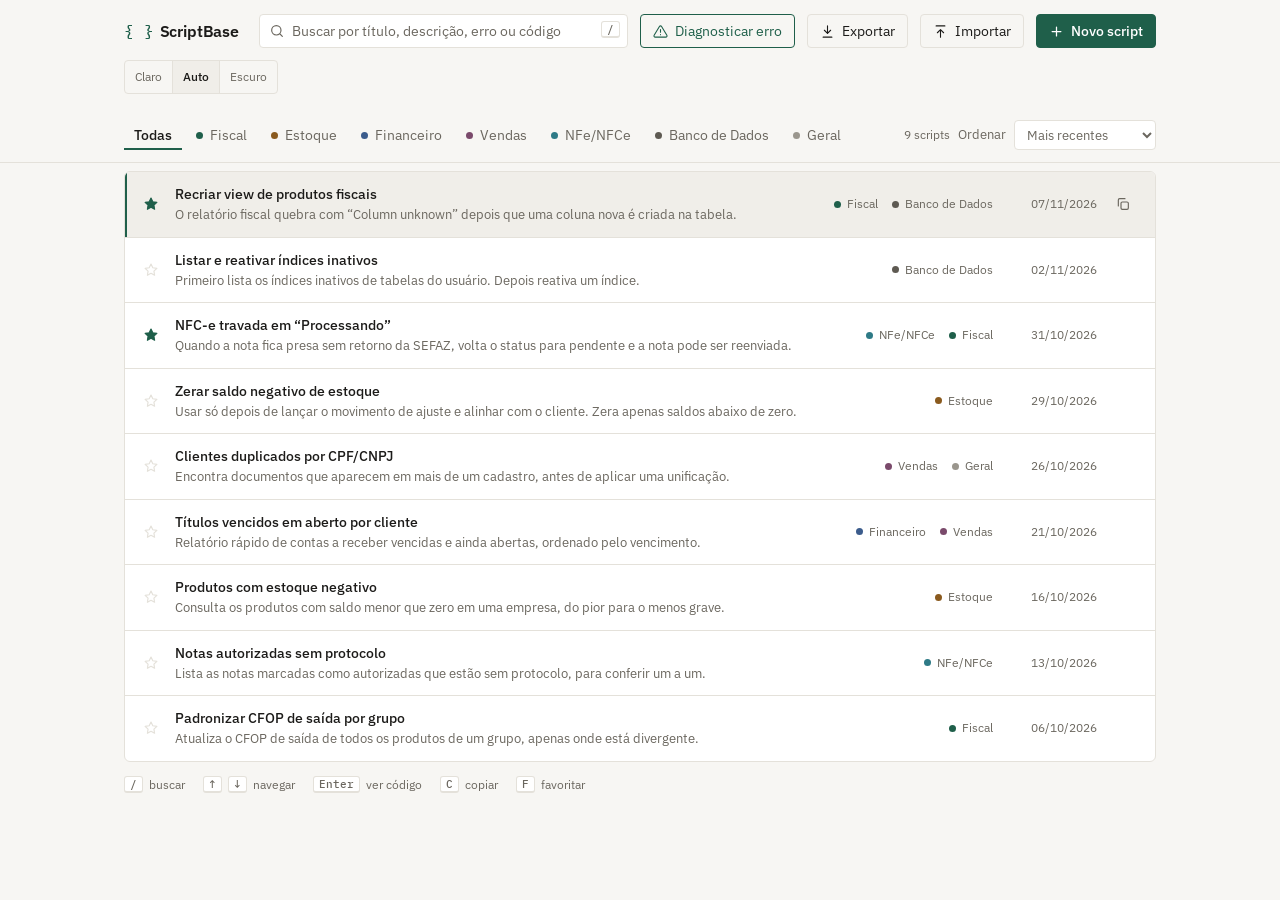
<file: ScriptBase, protótipo Livro-razão.html>
<!DOCTYPE html>
<html lang="pt-BR">
<head>
<meta charset="utf-8">
<meta name="viewport" content="width=device-width, initial-scale=1, viewport-fit=cover">
<title>ScriptBase</title>
<link rel="preconnect" href="https://fonts.googleapis.com">
<link rel="preconnect" href="https://fonts.gstatic.com" crossorigin>
<link href="https://fonts.googleapis.com/css2?family=IBM+Plex+Mono:wght@400;500&family=IBM+Plex+Sans:wght@400;500;600&display=swap" rel="stylesheet">
<style>
:root{
  --bg:#F7F6F3;--card:#FFFFFF;--line:#E4E1DA;--text:#1C1B19;--muted:#6B675F;--accent:#1F5F4A;--accent-ink:#FFFFFF;--hover:#F0EEE9;--code:#F2F0EB;
  --k:#1F5F4A;--s:#8A5A1E;--c:#8F9690;--v:#3B5C8C;
  --d-fiscal:#1F5F4A;--d-estoque:#8A5A1E;--d-financeiro:#3B5C8C;--d-vendas:#7A4A6B;--d-nfe:#2E7A86;--d-banco:#5E5A52;--d-geral:#9A968D;
  color-scheme:light;
  box-sizing:border-box;padding-top:env(safe-area-inset-top,0px);padding-bottom:env(safe-area-inset-bottom,0px);
}
@media (prefers-color-scheme:dark){
  :root:not([data-theme="light"]){
    --bg:#121413;--card:#1A1D1B;--line:#2A2E2B;--text:#E9E7E1;--muted:#8F9690;--accent:#4FA37F;--accent-ink:#0D1511;--hover:#202422;--code:#151816;
    --k:#4FA37F;--s:#C99A5B;--c:#6F776F;--v:#7FA3D6;
    --d-fiscal:#4FA37F;--d-estoque:#C99A5B;--d-financeiro:#7FA3D6;--d-vendas:#C08BB0;--d-nfe:#6BB8C4;--d-banco:#9C978C;--d-geral:#6F776F;
    color-scheme:dark;
  }
}
:root[data-theme="dark"]{
  --bg:#121413;--card:#1A1D1B;--line:#2A2E2B;--text:#E9E7E1;--muted:#8F9690;--accent:#4FA37F;--accent-ink:#0D1511;--hover:#202422;--code:#151816;
  --k:#4FA37F;--s:#C99A5B;--c:#6F776F;--v:#7FA3D6;
  --d-fiscal:#4FA37F;--d-estoque:#C99A5B;--d-financeiro:#7FA3D6;--d-vendas:#C08BB0;--d-nfe:#6BB8C4;--d-banco:#9C978C;--d-geral:#6F776F;
  color-scheme:dark;
}
*{box-sizing:border-box}
html{scroll-padding-top:env(safe-area-inset-top,0px)}
body{margin:0;background:var(--bg);color:var(--text);font:14px/1.5 "IBM Plex Sans",system-ui,sans-serif;min-height:100vh}
button,input,select{font:inherit;color:inherit}
:focus-visible{outline:2px solid var(--accent);outline-offset:2px}
.wrap{max-width:1080px;margin:0 auto;padding:0 24px}
header{border-bottom:1px solid var(--line)}
.top{display:flex;align-items:center;gap:12px;padding:14px 0;flex-wrap:wrap}
.brand{font-weight:600;font-size:16px;letter-spacing:-.01em;margin-right:8px}
.brand span{font-family:"IBM Plex Mono",monospace;font-weight:500;color:var(--accent);margin-right:6px}
.search{flex:1;min-width:220px;position:relative}
.search input{width:100%;height:34px;border:1px solid var(--line);background:var(--card);border-radius:4px;padding:0 34px 0 32px}
.search input::placeholder{color:var(--muted)}
.search svg{position:absolute;left:10px;top:9px;width:16px;height:16px;color:var(--muted)}
kbd{font:500 11px "IBM Plex Mono",monospace;border:1px solid var(--line);border-bottom-width:2px;border-radius:3px;padding:0 5px;color:var(--muted);background:var(--card)}
.search kbd{position:absolute;right:8px;top:7px}
.btn{height:34px;display:inline-flex;align-items:center;gap:7px;padding:0 12px;border:1px solid var(--line);background:transparent;border-radius:4px;cursor:pointer;white-space:nowrap}
.btn:hover{background:var(--hover)}
.btn svg{width:15px;height:15px}
.btn.primary{background:var(--accent);border-color:var(--accent);color:var(--accent-ink);font-weight:500}
.btn.primary:hover{filter:brightness(1.08)}
.btn.outline{border-color:var(--accent);color:var(--accent)}
.seg{display:inline-flex;border:1px solid var(--line);border-radius:4px;overflow:hidden}
.seg button{border:0;background:transparent;height:32px;padding:0 10px;cursor:pointer;color:var(--muted);font-size:12px}
.seg button+button{border-left:1px solid var(--line)}
.seg button[aria-pressed="true"]{background:var(--hover);color:var(--text);font-weight:500}
.bar{display:flex;align-items:center;justify-content:space-between;gap:16px;padding:12px 0;flex-wrap:wrap}
.cats{display:flex;gap:4px;flex-wrap:wrap}
.cat{border:0;background:transparent;padding:4px 10px;border-radius:4px;cursor:pointer;color:var(--muted);display:inline-flex;align-items:center;gap:7px}
.cat:hover{background:var(--hover);color:var(--text)}
.cat[aria-pressed="true"]{color:var(--text);font-weight:500;box-shadow:inset 0 -2px 0 var(--accent);border-radius:0}
.dot{width:7px;height:7px;border-radius:50%;background:var(--dc,var(--muted));flex:none}
.count{font-size:12px;color:var(--muted);font-variant-numeric:tabular-nums}
.sort{display:flex;align-items:center;gap:8px;color:var(--muted);font-size:13px}
.sort select{background:var(--card);border:1px solid var(--line);border-radius:4px;height:30px;padding:0 8px}
main{padding:8px 0 56px}
.list{border:1px solid var(--line);background:var(--card);border-radius:6px;overflow:hidden}
.row{border-top:1px solid var(--line);position:relative}
.row:first-child{border-top:0}
.head{display:grid;grid-template-columns:24px minmax(0,1fr) auto 92px 32px;gap:12px;align-items:center;padding:12px 14px;cursor:pointer;width:100%;background:transparent;border:0;text-align:left}
.row:hover .head,.row.sel .head{background:var(--hover)}
.row.sel::before{content:"";position:absolute;left:0;top:0;bottom:0;width:2px;background:var(--accent)}
.fav{border:0;background:transparent;padding:2px;cursor:pointer;color:var(--line);display:grid;place-items:center}
.fav svg{width:16px;height:16px}
.fav:hover{color:var(--muted)}
.fav[aria-pressed="true"]{color:var(--accent)}
.fav[aria-pressed="true"] svg{fill:currentColor}
.t{font-weight:500;white-space:nowrap;overflow:hidden;text-overflow:ellipsis}
.d{color:var(--muted);font-size:13px;white-space:nowrap;overflow:hidden;text-overflow:ellipsis}
.tags{display:flex;gap:14px;font-size:12px;color:var(--muted)}
.tags span{display:inline-flex;align-items:center;gap:6px}
.date{font-size:12px;color:var(--muted);text-align:right;font-variant-numeric:tabular-nums}
.copy{border:0;background:transparent;width:28px;height:28px;border-radius:4px;cursor:pointer;color:var(--muted);display:grid;place-items:center;opacity:0}
.copy svg{width:16px;height:16px}
.row:hover .copy,.row.sel .copy,.copy:focus-visible{opacity:1}
.copy:hover{background:var(--line);color:var(--text)}
.preview{display:none;padding:0 14px 14px 50px}
.row.open .preview{display:block}
.preview p{margin:0 0 10px;color:var(--muted);font-size:13px;max-width:70ch}
pre{margin:0;background:var(--code);border:1px solid var(--line);border-radius:4px;padding:12px 14px;overflow-x:auto;font:400 12.5px/1.65 "IBM Plex Mono",ui-monospace,monospace}
.k{color:var(--k);font-weight:500}.s{color:var(--s)}.c{color:var(--c);font-style:italic}.v{color:var(--v)}
.empty{padding:40px 16px;text-align:center;color:var(--muted)}
.foot{display:flex;gap:18px;margin-top:14px;color:var(--muted);font-size:12px;flex-wrap:wrap}
.foot span{display:inline-flex;align-items:center;gap:6px}
.toast{position:fixed;left:50%;bottom:calc(24px + env(safe-area-inset-bottom,0px));transform:translateX(-50%);background:var(--text);color:var(--bg);padding:8px 14px;border-radius:4px;font-size:13px;opacity:0;pointer-events:none;transition:opacity .15s}
.toast.on{opacity:1}
@media (max-width:760px){
  .wrap{padding:0 14px}
  .head{grid-template-columns:24px minmax(0,1fr) 32px}
  .tags,.date{display:none}
  .preview{padding-left:14px}
  .copy{opacity:1}
  .btn.hide-s span{display:none}
}
@media (prefers-reduced-motion:reduce){*{transition:none!important}}
</style>
</head>
<body>
<header>
  <div class="wrap">
    <div class="top">
      <div class="brand"><span>{ }</span>ScriptBase</div>
      <label class="search">
        <svg viewBox="0 0 24 24" fill="none" stroke="currentColor" stroke-width="1.75" stroke-linecap="round"><circle cx="11" cy="11" r="7"/><path d="m20 20-3.5-3.5"/></svg>
        <input id="q" type="search" placeholder="Buscar por título, descrição, erro ou código" aria-label="Buscar scripts" autocomplete="off">
        <kbd>/</kbd>
      </label>
      <button class="btn outline" type="button"><svg viewBox="0 0 24 24" fill="none" stroke="currentColor" stroke-width="1.75" stroke-linecap="round" stroke-linejoin="round"><path d="M12 9v4M12 17h.01"/><path d="M10.3 3.9 1.8 18a2 2 0 0 0 1.7 3h17a2 2 0 0 0 1.7-3L13.7 3.9a2 2 0 0 0-3.4 0Z"/></svg><span>Diagnosticar erro</span></button>
      <button class="btn hide-s" type="button"><svg viewBox="0 0 24 24" fill="none" stroke="currentColor" stroke-width="1.75" stroke-linecap="round" stroke-linejoin="round"><path d="M12 3v12M7 10l5 5 5-5M5 21h14"/></svg><span>Exportar</span></button>
      <button class="btn hide-s" type="button"><svg viewBox="0 0 24 24" fill="none" stroke="currentColor" stroke-width="1.75" stroke-linecap="round" stroke-linejoin="round"><path d="M12 21V9M7 14l5-5 5 5M5 3h14"/></svg><span>Importar</span></button>
      <button class="btn primary" type="button"><svg viewBox="0 0 24 24" fill="none" stroke="currentColor" stroke-width="2" stroke-linecap="round"><path d="M12 5v14M5 12h14"/></svg>Novo script</button>
      <div class="seg" role="group" aria-label="Tema">
        <button type="button" data-t="light" aria-pressed="false">Claro</button>
        <button type="button" data-t="system" aria-pressed="true">Auto</button>
        <button type="button" data-t="dark" aria-pressed="false">Escuro</button>
      </div>
    </div>
    <div class="bar">
      <div class="cats" id="cats" role="group" aria-label="Categorias"></div>
      <div class="sort"><span class="count" id="count"></span>
        <label for="sort">Ordenar</label>
        <select id="sort">
          <option value="recent">Mais recentes</option>
          <option value="old">Mais antigos</option>
          <option value="az">Título A a Z</option>
          <option value="fav">Favoritos primeiro</option>
        </select>
      </div>
    </div>
  </div>
</header>
<main>
  <div class="wrap">
    <div class="list" id="list"></div>
    <div class="foot">
      <span><kbd>/</kbd> buscar</span><span><kbd>↑</kbd><kbd>↓</kbd> navegar</span><span><kbd>Enter</kbd> ver código</span><span><kbd>C</kbd> copiar</span><span><kbd>F</kbd> favoritar</span>
    </div>
  </div>
</main>
<div class="toast" id="toast" role="status">Copiado</div>
<script>
var CATS=[["todas","Todas"],["fiscal","Fiscal"],["estoque","Estoque"],["financeiro","Financeiro"],["vendas","Vendas"],["nfe","NFe/NFCe"],["banco","Banco de Dados"],["geral","Geral"]];
var NAME={};CATS.forEach(function(c){NAME[c[0]]=c[1]});
var S=[
{id:1,t:"Recriar view de produtos fiscais",d:"O relatório fiscal quebra com “Column unknown” depois que uma coluna nova é criada na tabela.",c:["fiscal","banco"],f:1,u:"2026-11-07",code:"ALTER VIEW VW_PRODUTOS_FISCAL (ID, NOME, NCM, CFOP_SAIDA) AS\nSELECT P.ID, P.NOME, P.NCM, P.CFOP_SAIDA\n  FROM PRODUTOS P\n WHERE P.ATIVO = 1;"},
{id:2,t:"NFC-e travada em “Processando”",d:"Quando a nota fica presa sem retorno da SEFAZ, volta o status para pendente e a nota pode ser reenviada.",c:["nfe","fiscal"],f:1,u:"2026-10-31",code:"UPDATE NOTAS_FISCAIS\n   SET STATUS = 'PENDENTE'\n WHERE ID = @ID_NOTA\n   AND STATUS = 'PROCESSANDO';"},
{id:3,t:"Listar e reativar índices inativos",d:"Primeiro lista os índices inativos de tabelas do usuário. Depois reativa um índice.",c:["banco"],f:0,u:"2026-11-02",code:"-- 1) Listar índices inativos\nSELECT RDB$RELATION_NAME, RDB$INDEX_NAME\n  FROM RDB$INDICES\n WHERE RDB$INDEX_INACTIVE = 1;\n\n-- 2) Reativar um índice\nALTER INDEX NOME_DO_INDICE ACTIVE;"},
{id:4,t:"Zerar saldo negativo de estoque",d:"Usar só depois de lançar o movimento de ajuste e alinhar com o cliente. Zera apenas saldos abaixo de zero.",c:["estoque"],f:0,u:"2026-10-29",code:"-- Troque as variáveis antes de rodar\nUPDATE ESTOQUE\n   SET SALDO = 0\n WHERE SALDO < 0\n   AND ID_EMPRESA = @ID_EMPRESA;"},
{id:5,t:"Clientes duplicados por CPF/CNPJ",d:"Encontra documentos que aparecem em mais de um cadastro, antes de aplicar uma unificação.",c:["vendas","geral"],f:0,u:"2026-10-26",code:"SELECT DOCUMENTO, COUNT(*) AS QTD\n  FROM CLIENTES\n WHERE DOCUMENTO IS NOT NULL\n GROUP BY DOCUMENTO\nHAVING COUNT(*) > 1;"},
{id:6,t:"Títulos vencidos em aberto por cliente",d:"Relatório rápido de contas a receber vencidas e ainda abertas, ordenado pelo vencimento.",c:["financeiro","vendas"],f:0,u:"2026-10-21",code:"SELECT C.NOME, T.NUMERO_DOC, T.VENCIMENTO, T.VALOR\n  FROM TITULOS_RECEBER T\n  JOIN CLIENTES C ON C.ID = T.ID_CLIENTE\n WHERE T.STATUS = 'ABERTO'\n   AND T.VENCIMENTO < CURRENT_DATE\n ORDER BY T.VENCIMENTO;"},
{id:7,t:"Produtos com estoque negativo",d:"Consulta os produtos com saldo menor que zero em uma empresa, do pior para o menos grave.",c:["estoque"],f:0,u:"2026-10-16",code:"SELECT P.ID, P.NOME, E.SALDO\n  FROM ESTOQUE E\n  JOIN PRODUTOS P ON P.ID = E.ID_PRODUTO\n WHERE E.SALDO < 0\n   AND E.ID_EMPRESA = @ID_EMPRESA\n ORDER BY E.SALDO;"},
{id:8,t:"Notas autorizadas sem protocolo",d:"Lista as notas marcadas como autorizadas que estão sem protocolo, para conferir um a um.",c:["nfe"],f:0,u:"2026-10-13",code:"SELECT N.ID, N.NUMERO, N.SERIE, N.DATA_EMISSAO\n  FROM NOTAS_FISCAIS N\n WHERE N.STATUS = 'AUTORIZADA'\n   AND (N.PROTOCOLO IS NULL OR N.PROTOCOLO = '');"},
{id:9,t:"Padronizar CFOP de saída por grupo",d:"Atualiza o CFOP de saída de todos os produtos de um grupo, apenas onde está divergente.",c:["fiscal"],f:0,u:"2026-10-06",code:"-- Troque as variáveis antes de rodar\nUPDATE PRODUTOS\n   SET CFOP_SAIDA = @CFOP_NOVO\n WHERE ID_EMPRESA = @ID_EMPRESA\n   AND ID_GRUPO = @ID_GRUPO\n   AND CFOP_SAIDA <> @CFOP_NOVO;"}
];
var st={cat:"todas",q:"",sort:"recent",open:null,sel:0,view:[]};
var $=function(i){return document.getElementById(i)};
var ICON={
 star:'<svg viewBox="0 0 24 24" fill="none" stroke="currentColor" stroke-width="1.75" stroke-linejoin="round"><path d="m12 3 2.7 5.6 6.1.9-4.4 4.3 1 6.1L12 17l-5.4 2.9 1-6.1L3.2 9.5l6.1-.9L12 3Z"/></svg>',
 copy:'<svg viewBox="0 0 24 24" fill="none" stroke="currentColor" stroke-width="1.75" stroke-linecap="round" stroke-linejoin="round"><rect x="9" y="9" width="11" height="11" rx="2"/><path d="M5 15V6a2 2 0 0 1 2-2h8"/></svg>'
};
function esc(s){return s.replace(/&/g,"&amp;").replace(/</g,"&lt;").replace(/>/g,"&gt;")}
var KW="SELECT|FROM|WHERE|AND|OR|UPDATE|SET|ALTER|VIEW|AS|JOIN|ON|GROUP BY|HAVING|ORDER BY|IS NOT NULL|IS NULL|COUNT|INDEX|ACTIVE|CURRENT_DATE";
var RX=new RegExp("(--[^\\n]*)|('[^']*')|(@\\w+)|\\b("+KW+")\\b","g");
function hl(code){return esc(code).replace(RX,function(m,c,s,v,k){return c?'<span class="c">'+c+'</span>':s?'<span class="s">'+s+'</span>':v?'<span class="v">'+v+'</span>':'<span class="k">'+k+'</span>'})}
function fmt(iso){var p=iso.split("-");return p[2]+"/"+p[1]+"/"+p[0]}
function match(s){
  if(st.cat!=="todas"&&s.c.indexOf(st.cat)<0)return false;
  var q=st.q.trim().toLowerCase();
  return !q||(s.t+" "+s.d+" "+s.code).toLowerCase().indexOf(q)>=0;
}
function compute(){
  var a=S.filter(match);
  a.sort(function(x,y){
    if(st.sort==="old")return x.u<y.u?-1:1;
    if(st.sort==="az")return x.t.localeCompare(y.t,"pt-BR");
    if(st.sort==="fav")return (y.f-x.f)||(x.u<y.u?1:-1);
    return x.u<y.u?1:-1;
  });
  st.view=a;
  if(st.sel>=a.length)st.sel=Math.max(0,a.length-1);
}
function renderCats(){
  $("cats").innerHTML=CATS.map(function(c){
    var dc=c[0]==="todas"?"":'<span class="dot" style="--dc:var(--d-'+c[0]+')"></span>';
    return '<button type="button" class="cat" data-c="'+c[0]+'" aria-pressed="'+(st.cat===c[0])+'">'+dc+c[1]+'</button>';
  }).join("");
}
function render(){
  compute();
  var h=st.view.map(function(s,i){
    var tags=s.c.map(function(c){return '<span><i class="dot" style="--dc:var(--d-'+c+')"></i>'+NAME[c]+'</span>'}).join("");
    return '<div class="row'+(i===st.sel?' sel':'')+(st.open===s.id?' open':'')+'" data-i="'+i+'">'+
      '<div class="head" role="button" tabindex="0" data-act="open">'+
        '<button type="button" class="fav" data-act="fav" aria-pressed="'+(!!s.f)+'" aria-label="Favoritar">'+ICON.star+'</button>'+
        '<div style="min-width:0"><div class="t">'+esc(s.t)+'</div><div class="d">'+esc(s.d)+'</div></div>'+
        '<div class="tags">'+tags+'</div>'+
        '<div class="date">'+fmt(s.u)+'</div>'+
        '<button type="button" class="copy" data-act="copy" aria-label="Copiar script">'+ICON.copy+'</button>'+
      '</div>'+
      '<div class="preview"><p>'+esc(s.d)+'</p><pre><code>'+hl(s.code)+'</code></pre></div>'+
    '</div>';
  }).join("");
  $("list").innerHTML=h||'<div class="empty">Nenhum script encontrado. Tente outro termo ou limpe o filtro de categoria.</div>';
  $("count").textContent=st.view.length+(st.view.length===1?" script":" scripts");
}
function toast(m){var t=$("toast");t.textContent=m;t.classList.add("on");clearTimeout(toast.h);toast.h=setTimeout(function(){t.classList.remove("on")},1400)}
function copy(s){
  var done=function(){toast("Script copiado")};
  try{navigator.clipboard.writeText(s.code).then(done,function(){fallback(s.code);done()})}catch(e){fallback(s.code);done()}
}
function fallback(t){var a=document.createElement("textarea");a.value=t;document.body.appendChild(a);a.select();try{document.execCommand("copy")}catch(e){}a.remove()}
$("list").addEventListener("click",function(e){
  var row=e.target.closest(".row");if(!row)return;
  var s=st.view[+row.dataset.i];var b=e.target.closest("[data-act]");var act=b&&b.dataset.act;
  st.sel=+row.dataset.i;
  if(act==="fav"){s.f=s.f?0:1;e.stopPropagation()}
  else if(act==="copy"){copy(s);e.stopPropagation();render();return}
  else if(e.target.closest(".preview")){return}
  else{st.open=st.open===s.id?null:s.id}
  render();
});
$("list").addEventListener("keydown",function(e){
  if(e.key==="Enter"&&e.target.classList.contains("head")){e.preventDefault();var s=st.view[+e.target.closest(".row").dataset.i];st.open=st.open===s.id?null:s.id;render()}
});
$("cats").addEventListener("click",function(e){var b=e.target.closest(".cat");if(!b)return;st.cat=b.dataset.c;st.sel=0;renderCats();render()});
$("q").addEventListener("input",function(e){st.q=e.target.value;st.sel=0;render()});
$("sort").addEventListener("change",function(e){st.sort=e.target.value;render()});
document.addEventListener("keydown",function(e){
  var tag=(e.target.tagName||"").toLowerCase();
  if(e.key==="/"&&tag!=="input"&&tag!=="select"){e.preventDefault();$("q").focus();return}
  if(e.key==="Escape"&&tag==="input"){e.target.blur();return}
  if(tag==="input"||tag==="select"||e.metaKey||e.ctrlKey||e.altKey)return;
  var s=st.view[st.sel];
  if(e.key==="ArrowDown"){e.preventDefault();st.sel=Math.min(st.view.length-1,st.sel+1);render();scrollSel()}
  else if(e.key==="ArrowUp"){e.preventDefault();st.sel=Math.max(0,st.sel-1);render();scrollSel()}
  else if(e.key==="Enter"&&tag!=="button"&&s){st.open=st.open===s.id?null:s.id;render()}
  else if((e.key==="c"||e.key==="C")&&s){copy(s)}
  else if((e.key==="f"||e.key==="F")&&s){s.f=s.f?0:1;render()}
});
function scrollSel(){var r=document.querySelector(".row.sel");if(r)r.scrollIntoView({block:"nearest"})}
function setTheme(t){
  var r=document.documentElement;
  if(t==="system")r.removeAttribute("data-theme");else r.setAttribute("data-theme",t);
  document.querySelectorAll(".seg button").forEach(function(b){b.setAttribute("aria-pressed",String(b.dataset.t===t))});
  try{localStorage.setItem("sb-theme",t)}catch(e){}
}
document.querySelector(".seg").addEventListener("click",function(e){var b=e.target.closest("button");if(b)setTheme(b.dataset.t)});
var saved="system";try{saved=localStorage.getItem("sb-theme")||"system"}catch(e){}
setTheme(saved);renderCats();render();
</script>
</body>
</html>
</file>
